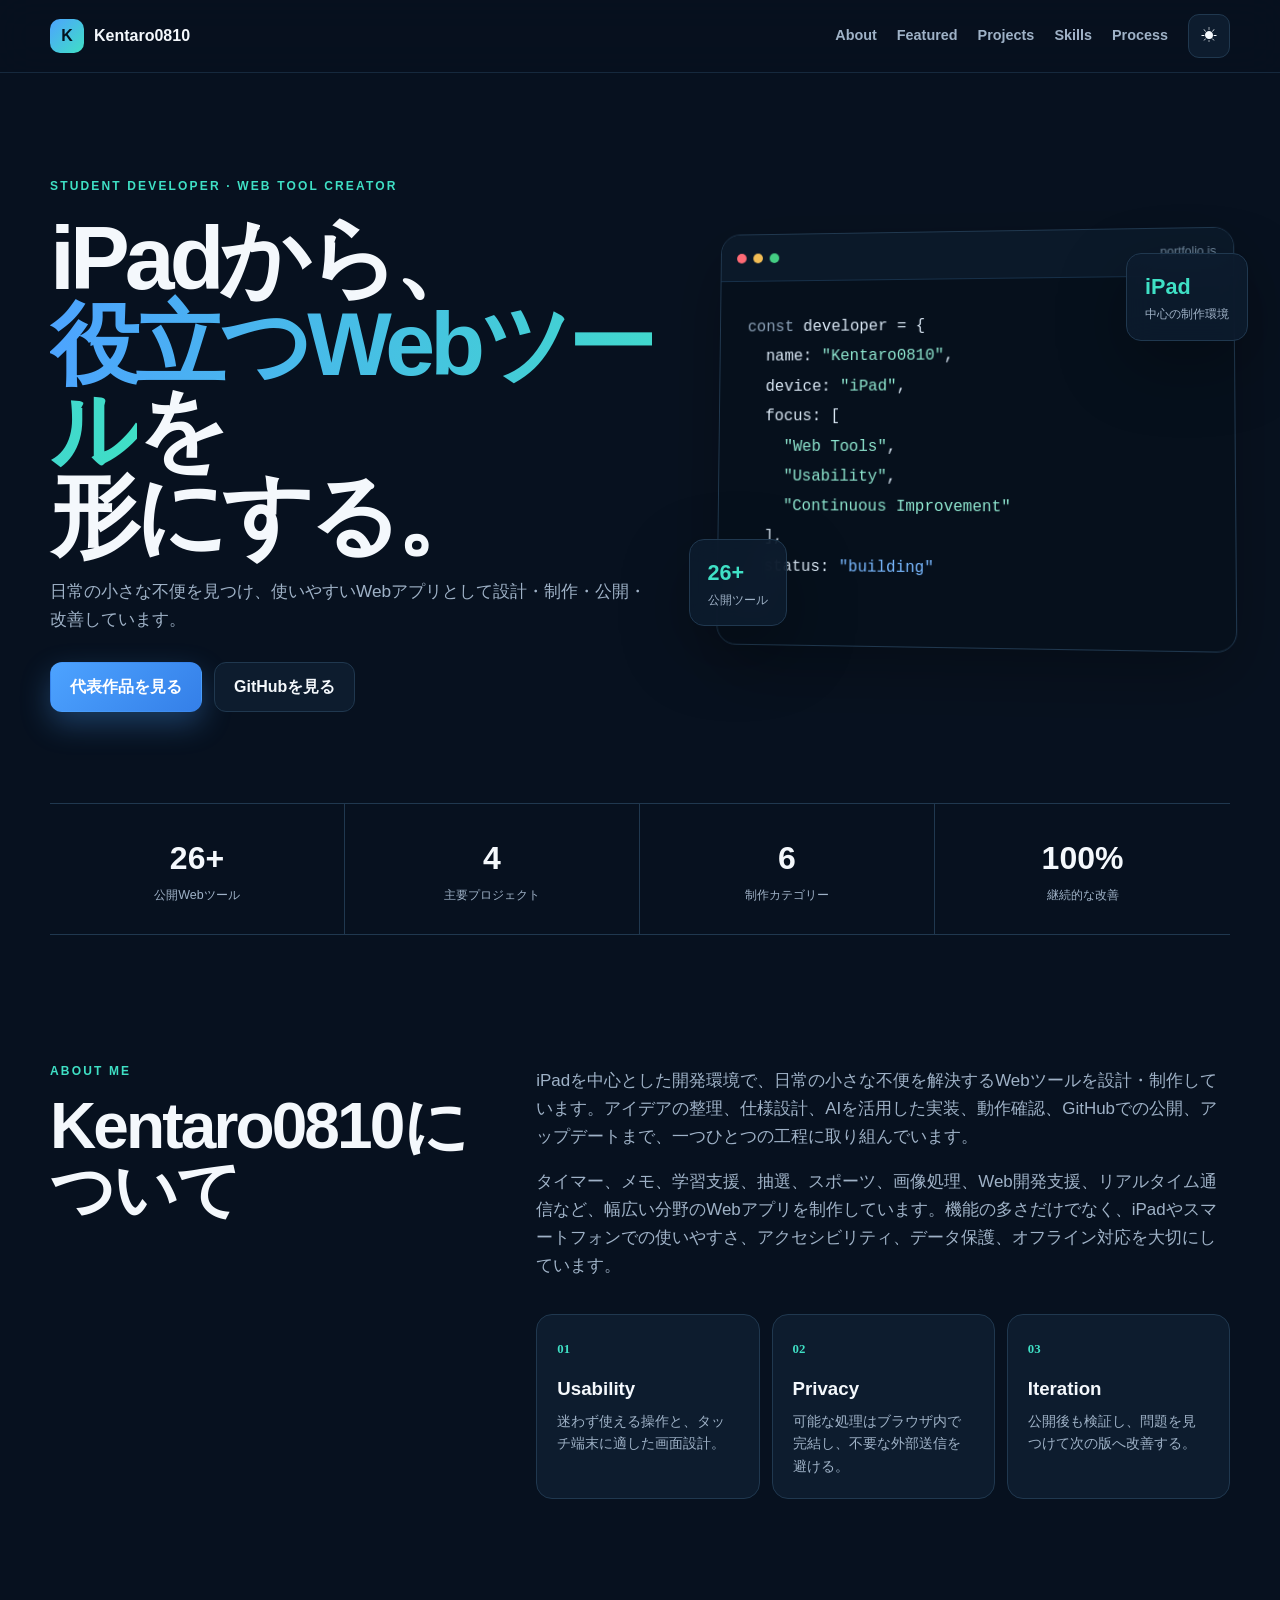
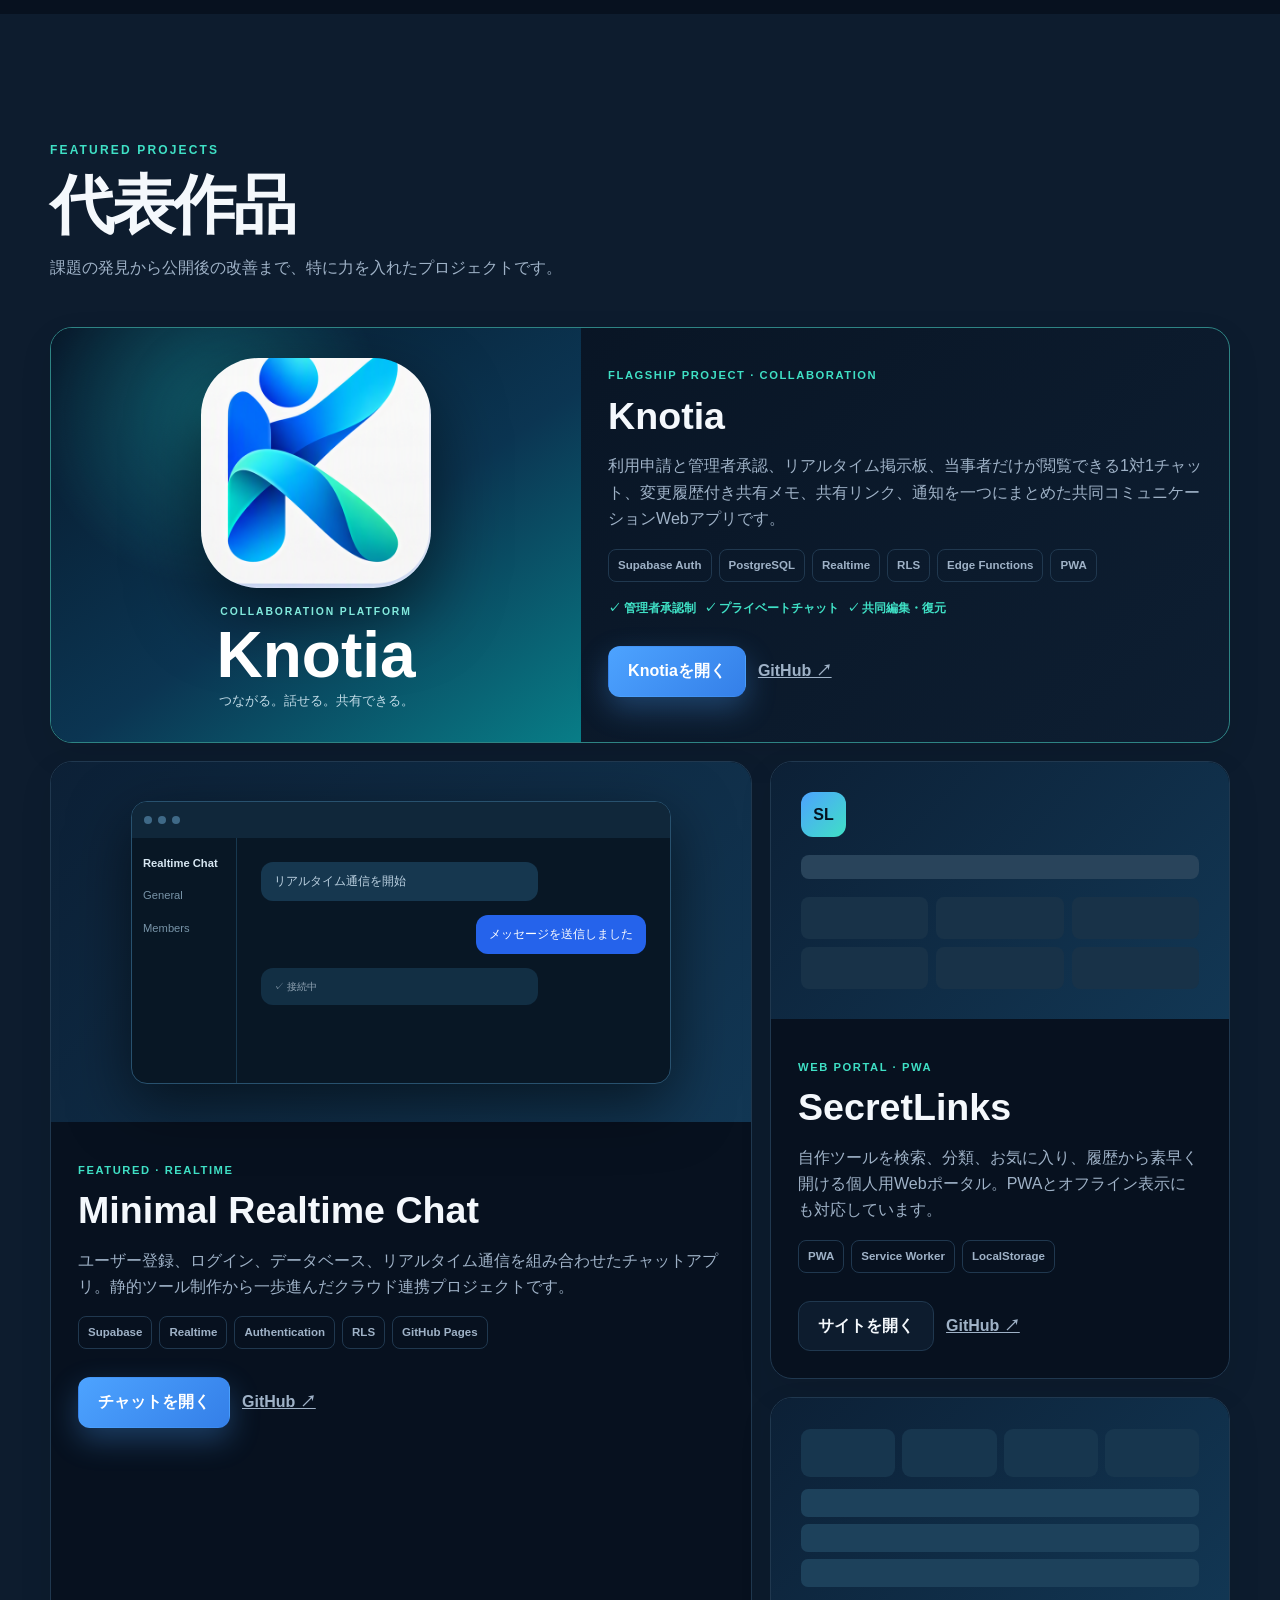
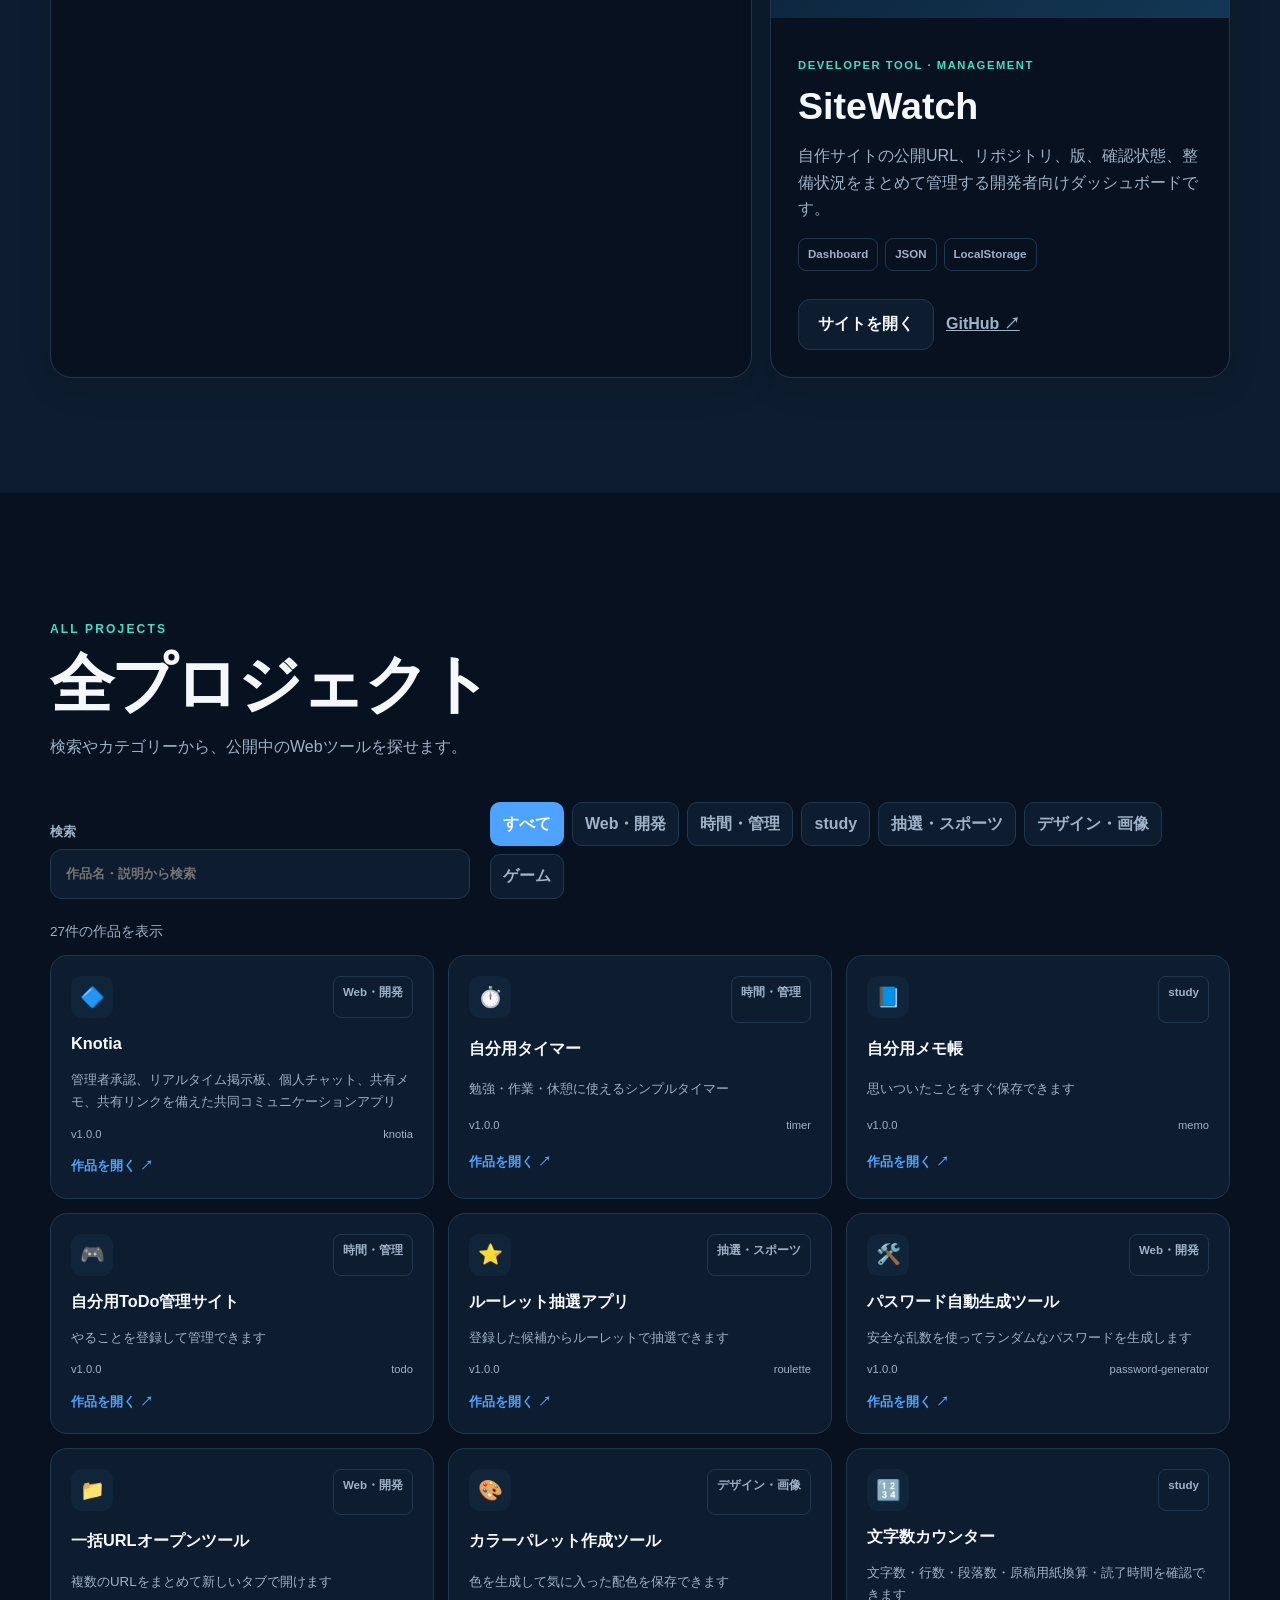
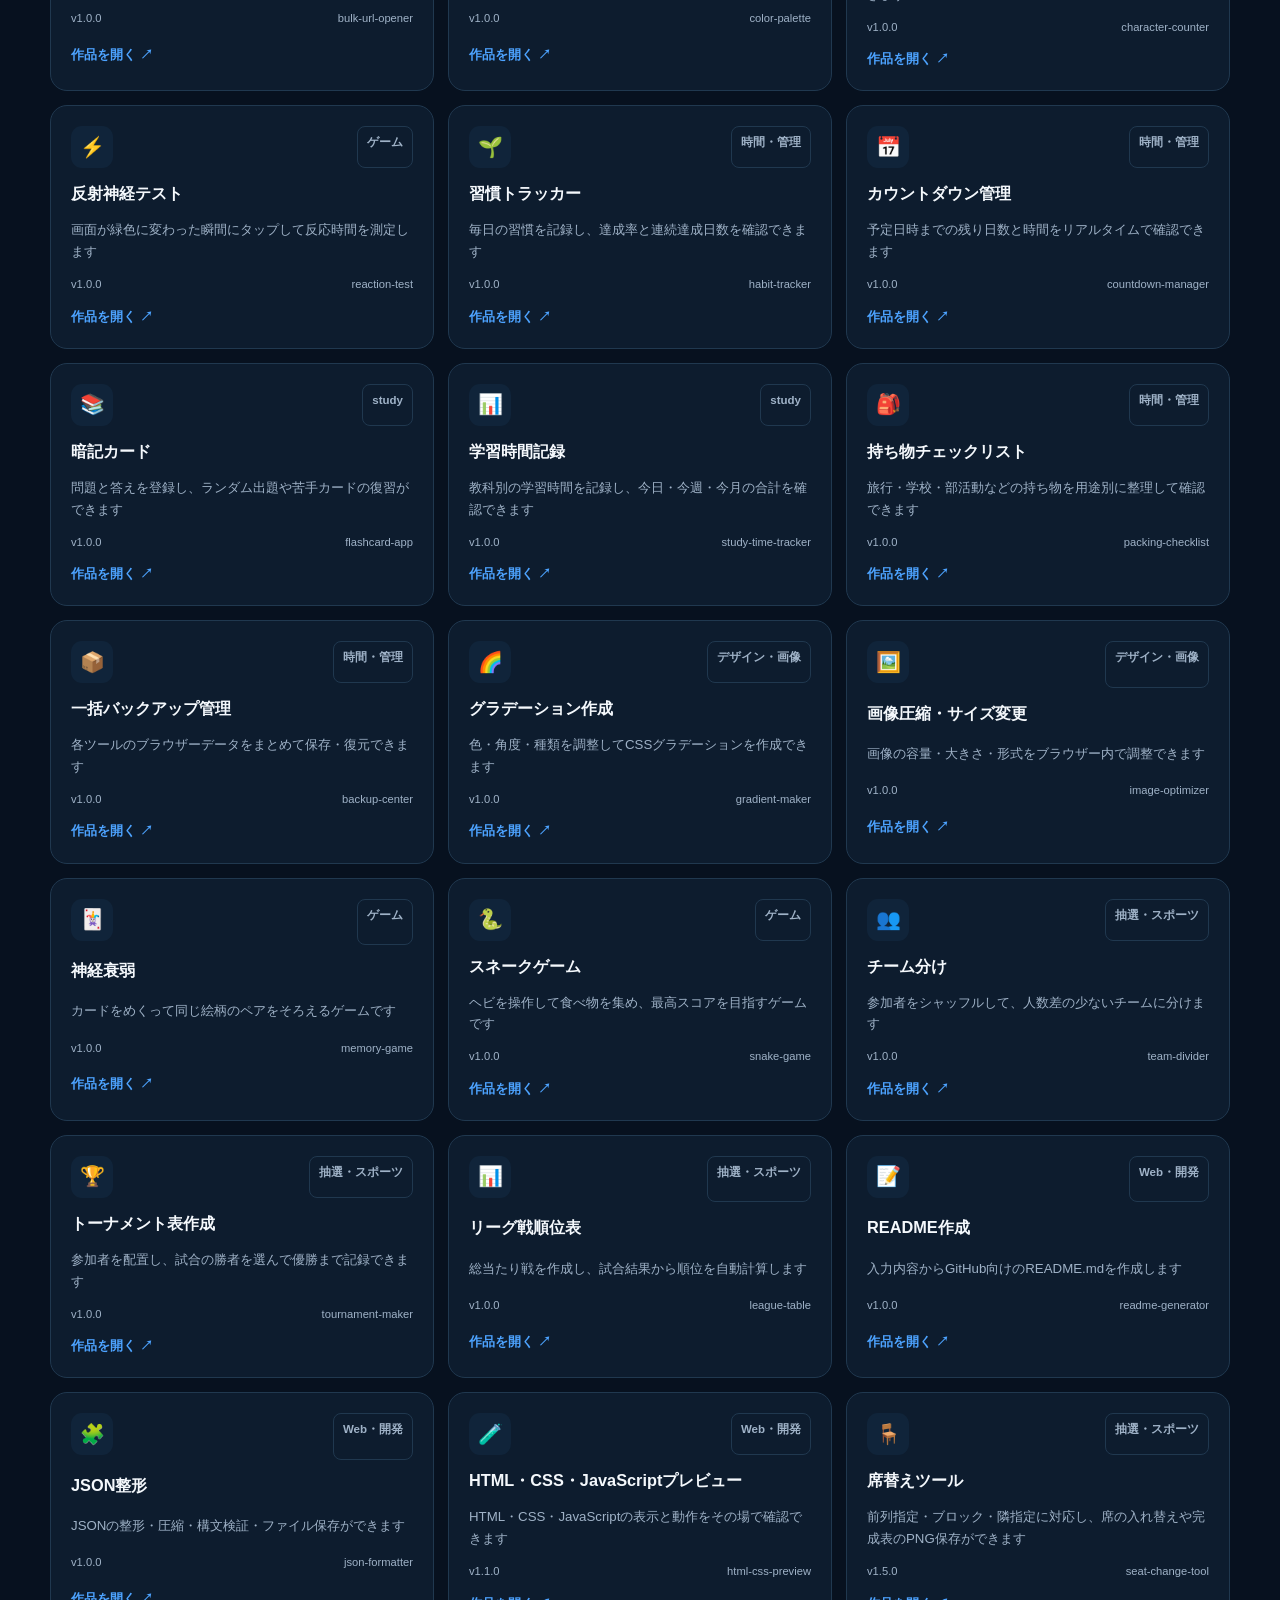
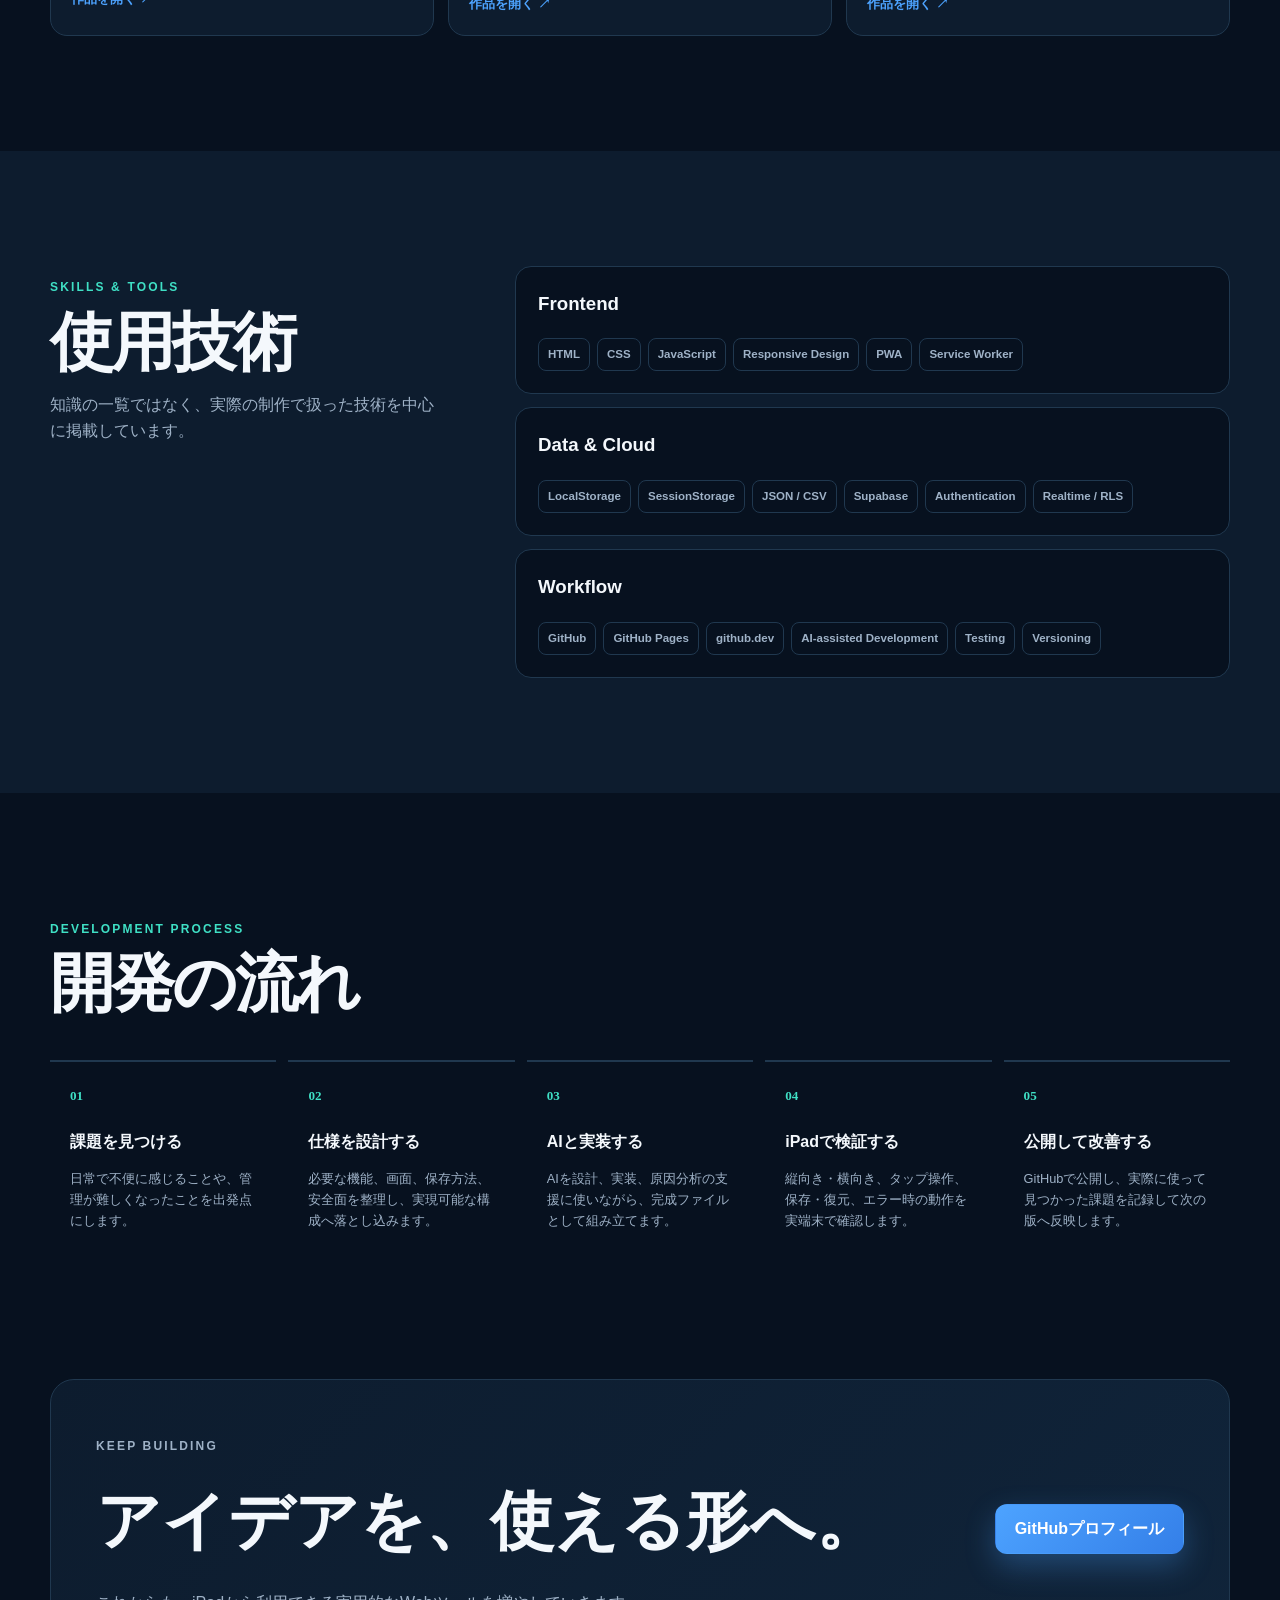
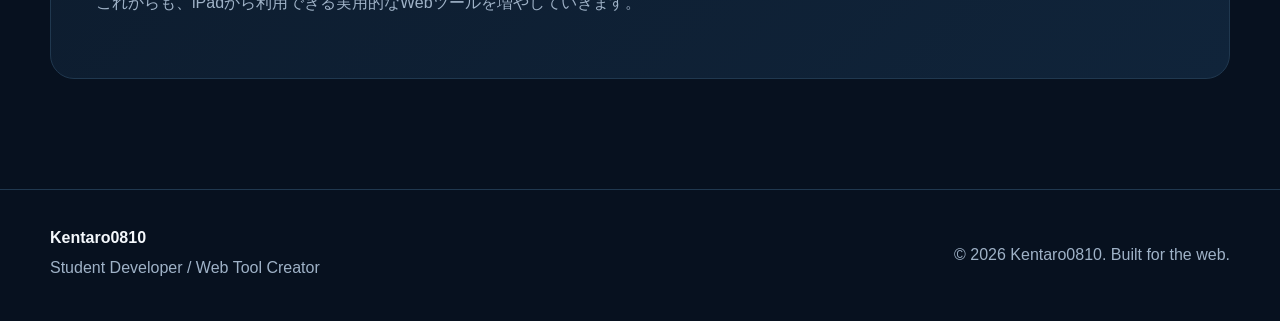
<file: index.html>
<!doctype html>
<html lang="ja" data-theme="dark">
<head>
  <meta charset="utf-8">
  <meta name="viewport" content="width=device-width, initial-scale=1, viewport-fit=cover">
  <meta name="description" content="Kentaro0810のDeveloper Portfolio。iPadを中心に制作したWebツール、リアルタイムチャット、開発管理アプリを紹介します。">
  <meta name="theme-color" content="#07111f">
  <meta property="og:title" content="Kentaro0810 Developer Portfolio">
  <meta property="og:description" content="iPadから、役立つWebツールを形にする。">
  <meta property="og:type" content="website">
  <title>Kentaro0810 Developer Portfolio</title>
  <link rel="manifest" href="manifest.webmanifest?v=110">
  <link rel="stylesheet" href="style.css?v=110">
</head>
<body>
  <a class="skip-link" href="#main">本文へ移動</a>
  <header class="site-header" id="top">
    <a class="brand" href="#top" aria-label="トップへ"><span class="brand-mark">K</span><span>Kentaro0810</span></a>
    <button class="menu-button" id="menuButton" type="button" aria-expanded="false" aria-controls="mainNav">メニュー</button>
    <nav id="mainNav" aria-label="メインナビゲーション">
      <a href="#about">About</a><a href="#featured">Featured</a><a href="#projects">Projects</a><a href="#skills">Skills</a><a href="#process">Process</a>
      <button id="themeButton" type="button" aria-label="表示テーマを切り替える">☀︎</button>
    </nav>
  </header>

  <main id="main">
    <section class="hero section-shell">
      <div class="hero-copy reveal">
        <p class="eyebrow">STUDENT DEVELOPER · WEB TOOL CREATOR</p>
        <h1>iPadから、<br><span>役立つWebツール</span>を<br>形にする。</h1>
        <p class="lead">日常の小さな不便を見つけ、使いやすいWebアプリとして設計・制作・公開・改善しています。</p>
        <div class="hero-actions">
          <a class="button primary" href="#featured">代表作品を見る</a>
          <a class="button secondary" href="https://github.com/Kentaro0810" target="_blank" rel="noopener noreferrer">GitHubを見る</a>
        </div>
      </div>
      <div class="hero-visual reveal" aria-label="制作実績の概要">
        <div class="terminal-card">
          <div class="terminal-top"><i></i><i></i><i></i><span>portfolio.js</span></div>
          <pre><code><span class="code-dim">const</span> developer = {
  name: <span class="code-string">"Kentaro0810"</span>,
  device: <span class="code-string">"iPad"</span>,
  focus: [
    <span class="code-string">"Web Tools"</span>,
    <span class="code-string">"Usability"</span>,
    <span class="code-string">"Continuous Improvement"</span>
  ],
  status: <span class="code-success">"building"</span>
};</code></pre>
        </div>
        <div class="float-card fc-one"><strong id="projectStat">26+</strong><span>公開ツール</span></div>
        <div class="float-card fc-two"><strong>iPad</strong><span>中心の制作環境</span></div>
      </div>
    </section>

    <section class="stats section-shell" aria-label="制作実績">
      <article><strong id="toolCount">26+</strong><span>公開Webツール</span></article>
      <article><strong>4</strong><span>主要プロジェクト</span></article>
      <article><strong>6</strong><span>制作カテゴリー</span></article>
      <article><strong>100%</strong><span>継続的な改善</span></article>
    </section>

    <section id="about" class="section section-shell about-grid">
      <div class="section-heading reveal"><p class="eyebrow">ABOUT ME</p><h2>Kentaro0810について</h2></div>
      <div class="about-copy reveal">
        <p>iPadを中心とした開発環境で、日常の小さな不便を解決するWebツールを設計・制作しています。アイデアの整理、仕様設計、AIを活用した実装、動作確認、GitHubでの公開、アップデートまで、一つひとつの工程に取り組んでいます。</p>
        <p>タイマー、メモ、学習支援、抽選、スポーツ、画像処理、Web開発支援、リアルタイム通信など、幅広い分野のWebアプリを制作しています。機能の多さだけでなく、iPadやスマートフォンでの使いやすさ、アクセシビリティ、データ保護、オフライン対応を大切にしています。</p>
        <div class="values">
          <article><b>01</b><h3>Usability</h3><p>迷わず使える操作と、タッチ端末に適した画面設計。</p></article>
          <article><b>02</b><h3>Privacy</h3><p>可能な処理はブラウザ内で完結し、不要な外部送信を避ける。</p></article>
          <article><b>03</b><h3>Iteration</h3><p>公開後も検証し、問題を見つけて次の版へ改善する。</p></article>
        </div>
      </div>
    </section>

    <section id="featured" class="section featured-section">
      <div class="section-shell">
        <div class="section-heading reveal"><p class="eyebrow">FEATURED PROJECTS</p><h2>代表作品</h2><p>課題の発見から公開後の改善まで、特に力を入れたプロジェクトです。</p></div>
        <div class="featured-grid">
          <article class="featured-card knotia-featured reveal">
            <div class="project-preview knotia-preview">
              <div class="knotia-showcase">
                <img src="assets/knotia-icon.png" alt="Knotia アプリアイコン">
                <div><span>COLLABORATION PLATFORM</span><strong>Knotia</strong><small>つながる。話せる。共有できる。</small></div>
              </div>
            </div>
            <div class="project-body">
              <p class="project-label">FLAGSHIP PROJECT · COLLABORATION</p>
              <h3>Knotia</h3>
              <p>利用申請と管理者承認、リアルタイム掲示板、当事者だけが閲覧できる1対1チャット、変更履歴付き共有メモ、共有リンク、通知を一つにまとめた共同コミュニケーションWebアプリです。</p>
              <div class="tags"><span>Supabase Auth</span><span>PostgreSQL</span><span>Realtime</span><span>RLS</span><span>Edge Functions</span><span>PWA</span></div>
              <div class="project-highlights"><span>✓ 管理者承認制</span><span>✓ プライベートチャット</span><span>✓ 共同編集・復元</span></div>
              <div class="project-actions">
                <a class="button primary" href="https://kentaro0810.github.io/knotia/" target="_blank" rel="noopener noreferrer">Knotiaを開く</a>
                <a class="text-link" href="https://github.com/Kentaro0810/knotia" target="_blank" rel="noopener noreferrer">GitHub ↗</a>
              </div>
            </div>
          </article>
          <article class="featured-card featured-main reveal">
            <div class="project-preview chat-preview"><div class="mock-window"><div class="mock-bar"><i></i><i></i><i></i></div><div class="chat-ui"><div class="chat-side"><b>Realtime Chat</b><span>General</span><span>Members</span></div><div class="chat-main"><div class="bubble left">リアルタイム通信を開始</div><div class="bubble right">メッセージを送信しました</div><div class="bubble left small">✓ 接続中</div></div></div></div></div>
            <div class="project-body"><p class="project-label">FEATURED · REALTIME</p><h3>Minimal Realtime Chat</h3><p>ユーザー登録、ログイン、データベース、リアルタイム通信を組み合わせたチャットアプリ。静的ツール制作から一歩進んだクラウド連携プロジェクトです。</p><div class="tags"><span>Supabase</span><span>Realtime</span><span>Authentication</span><span>RLS</span><span>GitHub Pages</span></div><div class="project-actions"><a class="button primary" href="https://kentaro0810.github.io/minimal-realtime-chat/" target="_blank" rel="noopener noreferrer">チャットを開く</a><a class="text-link" href="https://github.com/Kentaro0810/minimal-realtime-chat" target="_blank" rel="noopener noreferrer">GitHub ↗</a></div></div>
          </article>

          <article class="featured-card reveal"><div class="project-preview links-preview"><div class="mini-logo">SL</div><div class="mini-search"></div><div class="mini-cards"><i></i><i></i><i></i><i></i><i></i><i></i></div></div><div class="project-body"><p class="project-label">WEB PORTAL · PWA</p><h3>SecretLinks</h3><p>自作ツールを検索、分類、お気に入り、履歴から素早く開ける個人用Webポータル。PWAとオフライン表示にも対応しています。</p><div class="tags"><span>PWA</span><span>Service Worker</span><span>LocalStorage</span></div><div class="project-actions"><a class="button secondary" href="https://kentaro0810.github.io/secret-links/" target="_blank" rel="noopener noreferrer">サイトを開く</a><a class="text-link" href="https://github.com/Kentaro0810/secret-links" target="_blank" rel="noopener noreferrer">GitHub ↗</a></div></div></article>

          <article class="featured-card reveal"><div class="project-preview watch-preview"><div class="watch-stats"><i></i><i></i><i></i><i></i></div><div class="watch-list"><span></span><span></span><span></span></div></div><div class="project-body"><p class="project-label">DEVELOPER TOOL · MANAGEMENT</p><h3>SiteWatch</h3><p>自作サイトの公開URL、リポジトリ、版、確認状態、整備状況をまとめて管理する開発者向けダッシュボードです。</p><div class="tags"><span>Dashboard</span><span>JSON</span><span>LocalStorage</span></div><div class="project-actions"><a class="button secondary" href="https://kentaro0810.github.io/sitewatch/" target="_blank" rel="noopener noreferrer">サイトを開く</a><a class="text-link" href="https://github.com/Kentaro0810/sitewatch" target="_blank" rel="noopener noreferrer">GitHub ↗</a></div></div></article>
        </div>
      </div>
    </section>

    <section id="projects" class="section section-shell">
      <div class="section-heading reveal"><p class="eyebrow">ALL PROJECTS</p><h2>全プロジェクト</h2><p>検索やカテゴリーから、公開中のWebツールを探せます。</p></div>
      <div class="project-controls reveal">
        <label class="search-box"><span>検索</span><input id="searchInput" type="search" placeholder="作品名・説明から検索"></label>
        <div id="filterButtons" class="filters" aria-label="カテゴリー絞り込み"></div>
      </div>
      <p id="resultText" class="result-text" aria-live="polite"></p>
      <div id="projectGrid" class="all-projects"></div>
      <p id="emptyProjects" class="empty" hidden>条件に合う作品がありません。</p>
    </section>

    <section id="skills" class="section skills-section">
      <div class="section-shell skills-grid">
        <div class="section-heading reveal"><p class="eyebrow">SKILLS & TOOLS</p><h2>使用技術</h2><p>知識の一覧ではなく、実際の制作で扱った技術を中心に掲載しています。</p></div>
        <div class="skill-columns reveal">
          <article><h3>Frontend</h3><div class="skill-list"><span>HTML</span><span>CSS</span><span>JavaScript</span><span>Responsive Design</span><span>PWA</span><span>Service Worker</span></div></article>
          <article><h3>Data & Cloud</h3><div class="skill-list"><span>LocalStorage</span><span>SessionStorage</span><span>JSON / CSV</span><span>Supabase</span><span>Authentication</span><span>Realtime / RLS</span></div></article>
          <article><h3>Workflow</h3><div class="skill-list"><span>GitHub</span><span>GitHub Pages</span><span>github.dev</span><span>AI-assisted Development</span><span>Testing</span><span>Versioning</span></div></article>
        </div>
      </div>
    </section>

    <section id="process" class="section section-shell">
      <div class="section-heading reveal"><p class="eyebrow">DEVELOPMENT PROCESS</p><h2>開発の流れ</h2></div>
      <ol class="process-list">
        <li class="reveal"><b>01</b><div><h3>課題を見つける</h3><p>日常で不便に感じることや、管理が難しくなったことを出発点にします。</p></div></li>
        <li class="reveal"><b>02</b><div><h3>仕様を設計する</h3><p>必要な機能、画面、保存方法、安全面を整理し、実現可能な構成へ落とし込みます。</p></div></li>
        <li class="reveal"><b>03</b><div><h3>AIと実装する</h3><p>AIを設計、実装、原因分析の支援に使いながら、完成ファイルとして組み立てます。</p></div></li>
        <li class="reveal"><b>04</b><div><h3>iPadで検証する</h3><p>縦向き・横向き、タップ操作、保存・復元、エラー時の動作を実端末で確認します。</p></div></li>
        <li class="reveal"><b>05</b><div><h3>公開して改善する</h3><p>GitHubで公開し、実際に使って見つかった課題を記録して次の版へ反映します。</p></div></li>
      </ol>
    </section>

    <section class="section-shell cta reveal">
      <div><p class="eyebrow">KEEP BUILDING</p><h2>アイデアを、使える形へ。</h2><p>これからも、iPadから利用できる実用的なWebツールを増やしていきます。</p></div>
      <a class="button primary" href="https://github.com/Kentaro0810" target="_blank" rel="noopener noreferrer">GitHubプロフィール</a>
    </section>
  </main>

  <footer><div class="section-shell"><div><strong>Kentaro0810</strong><p>Student Developer / Web Tool Creator</p></div><p>© <span id="year"></span> Kentaro0810. Built for the web.</p></div></footer>
  <button id="toTop" class="to-top" type="button" aria-label="ページ先頭へ戻る">↑</button>
  <script src="projects.js?v=110"></script><script src="app.js?v=110"></script>
</body>
</html>
</file>
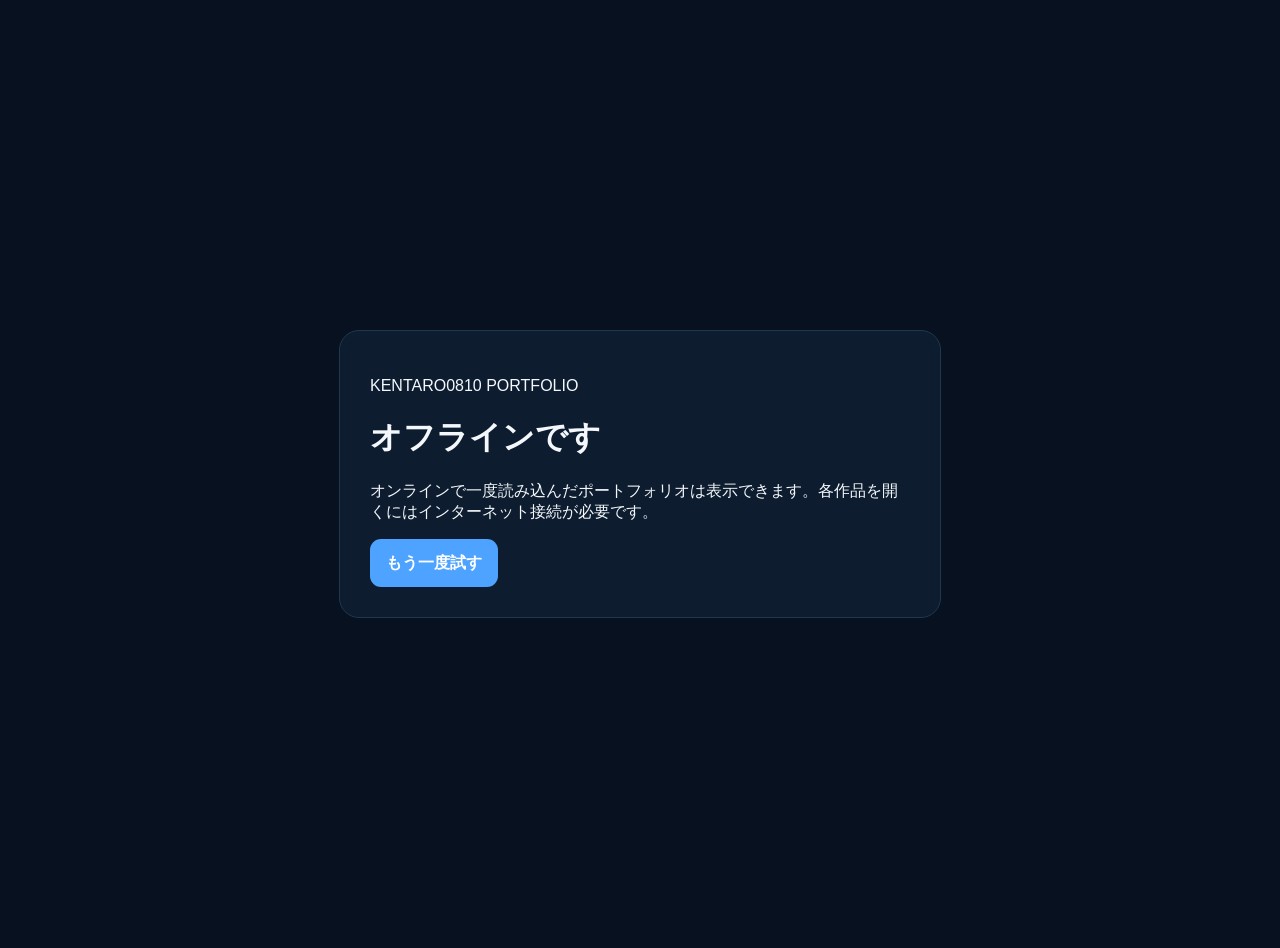
<file: offline.html>
<!doctype html><html lang="ja"><meta charset="utf-8"><meta name="viewport" content="width=device-width,initial-scale=1"><meta name="theme-color" content="#07111f"><title>オフライン | Kentaro0810</title><style>body{font-family:-apple-system,sans-serif;background:#07111f;color:#f4f8fc;min-height:100vh;display:grid;place-items:center;margin:0;padding:24px}.box{max-width:540px;background:#0d1c2e;border:1px solid #20384f;padding:30px;border-radius:20px}button{min-height:48px;border:0;border-radius:11px;padding:10px 16px;background:#4da3ff;color:#fff;font:inherit;font-weight:800}</style><div class="box"><p>KENTARO0810 PORTFOLIO</p><h1>オフラインです</h1><p>オンラインで一度読み込んだポートフォリオは表示できます。各作品を開くにはインターネット接続が必要です。</p><button onclick="location.reload()">もう一度試す</button></div></html>
</file>
<file: style.css>
*{box-sizing:border-box}:root{--bg:#07111f;--surface:#0d1c2e;--surface2:#10243a;--text:#f4f8fc;--muted:#9fb2c7;--line:#20384f;--blue:#4da3ff;--teal:#3fe0c5;--navy:#07111f;--shadow:0 24px 70px rgba(0,0,0,.28)}html[data-theme="light"]{--bg:#f5f8fb;--surface:#fff;--surface2:#eaf2f8;--text:#102235;--muted:#596f84;--line:#d7e2ea;--blue:#156ddb;--teal:#0d9f8d;--navy:#eaf2f8;--shadow:0 20px 55px rgba(20,44,68,.12)}html{scroll-behavior:smooth;background:var(--bg)}body{margin:0;min-width:320px;background:var(--bg);color:var(--text);font-family:-apple-system,BlinkMacSystemFont,"Segoe UI",sans-serif;line-height:1.65}button,input{font:inherit}a{color:inherit}.section-shell{width:min(1180px,calc(100% - 40px));margin-inline:auto}.skip-link{position:fixed;left:16px;top:-80px;z-index:100;background:#fff;color:#000;padding:12px 16px;border-radius:10px}.skip-link:focus{top:12px}.site-header{position:sticky;top:0;z-index:50;display:flex;align-items:center;justify-content:space-between;gap:20px;padding:14px max(20px,calc((100% - 1180px)/2));background:color-mix(in srgb,var(--bg) 86%,transparent);backdrop-filter:blur(18px);border-bottom:1px solid color-mix(in srgb,var(--line) 65%,transparent)}.brand{display:flex;align-items:center;gap:10px;text-decoration:none;font-weight:850}.brand-mark{display:grid;place-items:center;width:34px;height:34px;border-radius:10px;background:linear-gradient(135deg,var(--blue),var(--teal));color:#04121f}.site-header nav{display:flex;align-items:center;gap:20px}.site-header nav a{text-decoration:none;color:var(--muted);font-size:.9rem;font-weight:700}.site-header nav a:hover{color:var(--text)}#themeButton,.menu-button{min-height:42px;border:1px solid var(--line);background:var(--surface);color:var(--text);border-radius:11px;padding:8px 12px}.menu-button{display:none}.hero{min-height:730px;display:grid;grid-template-columns:1.08fr .92fr;align-items:center;gap:55px;padding-block:70px}.eyebrow{color:var(--teal);font-size:.75rem;letter-spacing:.18em;font-weight:900}.hero h1{font-size:clamp(3rem,7vw,6.6rem);line-height:.96;letter-spacing:-.055em;margin:18px 0}.hero h1 span{color:transparent;background:linear-gradient(100deg,var(--blue),var(--teal));background-clip:text}.lead{max-width:660px;color:var(--muted);font-size:1.08rem}.hero-actions,.project-actions{display:flex;align-items:center;gap:12px;flex-wrap:wrap;margin-top:28px}.button{display:inline-grid;place-items:center;min-height:48px;padding:11px 19px;border-radius:12px;text-decoration:none;font-weight:850;border:1px solid var(--line)}.button.primary{background:linear-gradient(135deg,var(--blue),#347fe8);color:#fff;border-color:transparent;box-shadow:0 12px 30px color-mix(in srgb,var(--blue) 30%,transparent)}.button.secondary{background:var(--surface);color:var(--text)}.text-link{font-weight:800;color:var(--muted)}.hero-visual{position:relative;min-height:480px;display:grid;place-items:center}.terminal-card{width:100%;border:1px solid var(--line);border-radius:20px;background:#06101c;box-shadow:var(--shadow);overflow:hidden;transform:perspective(900px) rotateY(-4deg) rotateX(2deg)}.terminal-top{height:48px;display:flex;align-items:center;gap:7px;padding:0 16px;background:#0b1929;border-bottom:1px solid #173049}.terminal-top i{width:10px;height:10px;border-radius:50%;background:#ff6a75}.terminal-top i:nth-child(2){background:#f2bd55}.terminal-top i:nth-child(3){background:#44cd83}.terminal-top span{margin-left:auto;color:#71899f;font-size:.75rem}.terminal-card pre{margin:0;padding:32px 28px;color:#dbe9f6;font:clamp(.78rem,1.6vw,1rem)/1.9 ui-monospace,SFMono-Regular,Menlo,monospace;overflow:auto}.code-dim{color:#8ba1b7}.code-string{color:#8ee6cf}.code-success{color:#78b8ff}.float-card{position:absolute;padding:15px 18px;border-radius:15px;background:color-mix(in srgb,var(--surface) 88%,transparent);backdrop-filter:blur(14px);border:1px solid var(--line);box-shadow:var(--shadow)}.float-card strong,.float-card span{display:block}.float-card strong{color:var(--teal);font-size:1.35rem}.float-card span{color:var(--muted);font-size:.75rem}.fc-one{left:-24px;bottom:52px}.fc-two{right:-18px;top:55px}.stats{display:grid;grid-template-columns:repeat(4,1fr);border-block:1px solid var(--line)}.stats article{padding:28px 20px;text-align:center;border-right:1px solid var(--line)}.stats article:last-child{border:0}.stats strong,.stats span{display:block}.stats strong{font-size:2rem;color:var(--text)}.stats span{font-size:.78rem;color:var(--muted)}.section{padding-block:115px}.section-heading h2{font-size:clamp(2.2rem,5vw,4.4rem);line-height:1;letter-spacing:-.045em;margin:12px 0 18px}.section-heading>p:last-child{color:var(--muted);max-width:710px}.about-grid{display:grid;grid-template-columns:.75fr 1.25fr;gap:70px}.about-copy>p{font-size:1.06rem;color:var(--muted)}.values{display:grid;grid-template-columns:repeat(3,1fr);gap:12px;margin-top:35px}.values article{padding:20px;border:1px solid var(--line);border-radius:16px;background:var(--surface)}.values b{color:var(--teal);font:800 .8rem ui-monospace}.values h3{margin:12px 0 6px}.values p{color:var(--muted);font-size:.85rem;margin:0}.featured-section,.skills-section{background:var(--surface)}.featured-grid{display:grid;grid-template-columns:1.45fr .95fr;gap:18px;margin-top:46px}.featured-card{border:1px solid var(--line);border-radius:22px;overflow:hidden;background:var(--bg);box-shadow:0 12px 34px rgba(0,0,0,.08)}.featured-main{grid-row:span 2}.project-preview{min-height:220px;padding:30px;background:linear-gradient(135deg,#0c2036,#123754);display:grid;place-items:center}.featured-main .project-preview{min-height:360px}.project-body{padding:27px}.project-label{color:var(--teal);font-size:.7rem;letter-spacing:.14em;font-weight:900}.project-body h3{font-size:clamp(1.5rem,3vw,2.35rem);line-height:1.1;margin:8px 0 13px}.project-body>p:not(.project-label){color:var(--muted)}.tags,.skill-list{display:flex;gap:7px;flex-wrap:wrap}.tags span,.skill-list span{padding:6px 9px;border:1px solid var(--line);border-radius:8px;color:var(--muted);font-size:.72rem;font-weight:700}.mock-window{width:min(540px,100%);border:1px solid #28516e;border-radius:16px;background:#081725;overflow:hidden;box-shadow:0 20px 60px #0008}.mock-bar{height:36px;display:flex;align-items:center;gap:6px;padding:0 12px;background:#10273a}.mock-bar i{width:8px;height:8px;border-radius:50%;background:#3f6987}.chat-ui{display:grid;grid-template-columns:105px 1fr;min-height:245px}.chat-side{border-right:1px solid #17384f;padding:16px 11px;display:grid;align-content:start;gap:14px;color:#7894a8;font-size:.7rem}.chat-side b{color:#d8e8f3}.chat-main{padding:24px;display:flex;flex-direction:column;gap:14px}.bubble{padding:10px 13px;border-radius:12px;background:#16374f;color:#bdd2e2;font-size:.72rem;max-width:72%}.bubble.right{margin-left:auto;background:#2563eb;color:white}.bubble.small{font-size:.65rem;opacity:.75}.links-preview{display:block}.mini-logo{width:45px;height:45px;border-radius:12px;background:linear-gradient(135deg,var(--blue),var(--teal));display:grid;place-items:center;color:#05121f;font-weight:900}.mini-search{height:24px;background:#29445b;border-radius:8px;margin:18px 0}.mini-cards{display:grid;grid-template-columns:repeat(3,1fr);gap:8px}.mini-cards i{height:42px;background:#183248;border-radius:8px}.watch-preview{align-content:center}.watch-stats{display:grid;grid-template-columns:repeat(4,1fr);gap:7px;width:100%}.watch-stats i{height:48px;background:#17364e;border-radius:9px}.watch-list{width:100%;display:grid;gap:7px;margin-top:12px}.watch-list span{height:28px;background:#1d415b;border-radius:7px}.project-controls{display:flex;justify-content:space-between;gap:20px;align-items:end;margin-top:42px}.search-box{display:grid;gap:7px;min-width:min(420px,100%);color:var(--muted);font-size:.8rem;font-weight:800}.search-box input{min-height:50px;padding:0 15px;border:1px solid var(--line);border-radius:12px;background:var(--surface);color:var(--text)}.filters{display:flex;flex-wrap:wrap;gap:8px}.filters button{min-height:42px;padding:8px 12px;border:1px solid var(--line);border-radius:10px;background:var(--surface);color:var(--muted);font-weight:800}.filters button.active{background:var(--blue);color:white;border-color:transparent}.result-text{color:var(--muted);font-size:.85rem;margin:22px 0 12px}.all-projects{display:grid;grid-template-columns:repeat(3,1fr);gap:14px}.project-card{padding:20px;border:1px solid var(--line);border-radius:17px;background:var(--surface);display:grid;gap:12px}.project-card-top{display:flex;justify-content:space-between;gap:12px}.project-icon{display:grid;place-items:center;width:42px;height:42px;border-radius:11px;background:var(--surface2);font-size:1.25rem}.project-card h3{font-size:1.02rem;margin:0}.project-card p{color:var(--muted);font-size:.83rem;margin:0}.project-meta{display:flex;justify-content:space-between;gap:10px;color:var(--muted);font-size:.7rem}.project-card a{font-weight:850;text-decoration:none;color:var(--blue);font-size:.84rem}.empty{text-align:center;padding:40px;background:var(--surface);border-radius:16px}.skills-grid{display:grid;grid-template-columns:.7fr 1.3fr;gap:80px}.skill-columns{display:grid;gap:13px}.skill-columns article{padding:22px;border:1px solid var(--line);border-radius:16px;background:var(--bg)}.skill-columns h3{margin-top:0}.process-list{list-style:none;padding:0;margin:45px 0 0;display:grid;grid-template-columns:repeat(5,1fr);gap:12px}.process-list li{padding:20px;border-top:2px solid var(--line)}.process-list b{color:var(--teal);font:800 .82rem ui-monospace}.process-list h3{font-size:1rem;margin:20px 0 7px}.process-list p{color:var(--muted);font-size:.8rem}.cta{margin-bottom:110px;padding:45px;border:1px solid var(--line);border-radius:24px;background:linear-gradient(135deg,var(--surface),var(--surface2));display:flex;align-items:center;justify-content:space-between;gap:30px}.cta h2{font-size:clamp(2rem,5vw,4rem);margin:8px 0}.cta p{color:var(--muted)}footer{border-top:1px solid var(--line);padding-block:35px;color:var(--muted)}footer .section-shell{display:flex;justify-content:space-between;align-items:center;gap:20px}footer strong{color:var(--text)}footer p{margin:4px 0}.to-top{position:fixed;right:18px;bottom:max(18px,env(safe-area-inset-bottom));width:46px;height:46px;border-radius:14px;border:1px solid var(--line);background:var(--surface);color:var(--text);box-shadow:var(--shadow);opacity:0;pointer-events:none;transition:.2s}.to-top.show{opacity:1;pointer-events:auto}.reveal{opacity:0;transform:translateY(18px);transition:opacity .6s,transform .6s}.reveal.visible{opacity:1;transform:none}@media(max-width:920px){.hero{grid-template-columns:1fr;min-height:auto}.hero-visual{min-height:420px}.about-grid,.skills-grid{grid-template-columns:1fr}.featured-grid{grid-template-columns:1fr 1fr}.featured-main{grid-column:1/-1;grid-row:auto}.all-projects{grid-template-columns:repeat(2,1fr)}.process-list{grid-template-columns:repeat(2,1fr)}}@media(max-width:680px){.section-shell{width:min(100% - 28px,1180px)}.menu-button{display:block}.site-header nav{display:none;position:absolute;top:66px;left:14px;right:14px;flex-direction:column;align-items:stretch;padding:15px;border:1px solid var(--line);border-radius:14px;background:var(--surface);box-shadow:var(--shadow)}.site-header nav.open{display:flex}.site-header nav a{padding:8px}.hero{padding-block:45px;gap:25px}.hero-visual{min-height:340px}.float-card{display:none}.terminal-card{transform:none}.stats{grid-template-columns:1fr 1fr}.stats article:nth-child(2){border-right:0}.stats article:nth-child(-n+2){border-bottom:1px solid var(--line)}.section{padding-block:78px}.values,.featured-grid,.all-projects{grid-template-columns:1fr}.project-controls{align-items:stretch;flex-direction:column}.search-box{min-width:0;width:100%}.process-list{grid-template-columns:1fr}.cta,footer .section-shell{align-items:flex-start;flex-direction:column}.featured-main .project-preview{min-height:260px}.chat-ui{grid-template-columns:78px 1fr}.project-preview{padding:18px}}@media(prefers-reduced-motion:reduce){html{scroll-behavior:auto}.reveal{opacity:1;transform:none;transition:none}}
.knotia-featured{grid-column:1/-1;display:grid;grid-template-columns:.9fr 1.1fr;border-color:color-mix(in srgb,var(--teal) 45%,var(--line));background:linear-gradient(135deg,var(--bg),color-mix(in srgb,var(--surface2) 70%,var(--bg)))}.knotia-preview{min-height:390px;background:radial-gradient(circle at 30% 20%,#1fd8d84f,transparent 35%),linear-gradient(145deg,#07182a,#0b3552 55%,#087d87)}.knotia-showcase{display:grid;justify-items:center;text-align:center;gap:15px}.knotia-showcase img{width:min(230px,60%);aspect-ratio:1;border-radius:25%;box-shadow:0 28px 70px #0008}.knotia-showcase div{display:grid;gap:3px}.knotia-showcase span{font-size:.65rem;letter-spacing:.18em;color:#82eadd;font-weight:900}.knotia-showcase strong{font-size:clamp(2rem,5vw,4rem);line-height:1;color:#fff}.knotia-showcase small{color:#c2dce8}.project-highlights{display:flex;flex-wrap:wrap;gap:8px;margin-top:16px}.project-highlights span{font-size:.78rem;color:var(--teal);font-weight:800}@media(max-width:800px){.knotia-featured{grid-template-columns:1fr}.knotia-preview{min-height:300px}}
</file>
